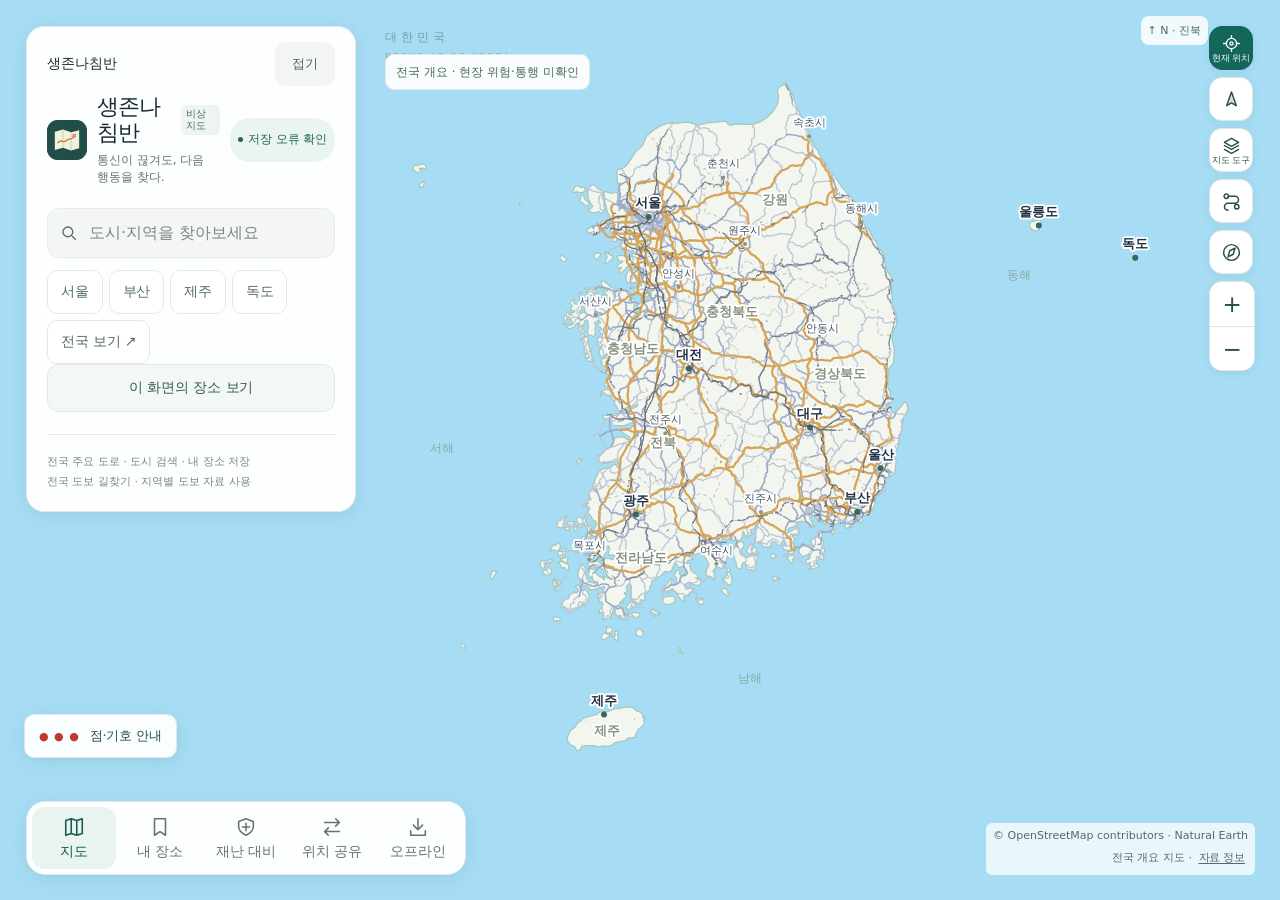
<file: index.html>
<!doctype html>
<html lang="ko">
<head>
  <meta charset="utf-8">
  <meta name="viewport" content="width=device-width, initial-scale=1, viewport-fit=cover">
  <meta name="theme-color" content="#214f47">
  <meta name="description" content="전쟁·재난 상황에서 위치를 파악하고, 다음 행동을 준비하는 오프라인 지도.">
  <title>생존나침반 · 전쟁·재난 대비 지도</title>
  <link rel="manifest" href="./manifest.webmanifest">
  <link rel="icon" href="./icon.svg" type="image/svg+xml">
  <link rel="apple-touch-icon" href="./icon-192.png">
  <link rel="stylesheet" href="./style.css">
</head>
<body>
<div class="app">
  <main class="map-shell" aria-label="대한민국 오프라인 지도">
    <canvas id="map" tabindex="0" aria-label="지도. 손가락으로 이동하고 두 손가락으로 확대하세요. 키보드 방향키로 이동, 더하기와 빼기로 확대·축소할 수 있습니다."></canvas>
    <div class="map-title" aria-hidden="true">대한민국 <span>REPUBLIC OF KOREA</span></div>
  </main>
  <button id="headerExpand" class="header-expand" aria-controls="mapHeader" aria-expanded="false" aria-label="지도 검색과 메뉴 열기"><svg viewBox="0 0 24 24" fill="none" stroke="currentColor" stroke-width="1.8" aria-hidden="true"><circle cx="10.5" cy="10.5" r="6.5"/><path d="m16 16 5 5"/></svg><strong>검색·메뉴</strong><small id="compactStatus">저장 확인</small></button>
  <header id="mapHeader" class="top-panel">
    <div class="header-handle"><span>생존나침반</span><button id="headerCollapse" aria-label="검색창 접기">접기</button></div>
    <div class="brand-row">
      <div class="brand"><img class="logo" src="./icon.svg" alt=""><div class="brand-copy"><h1>생존나침반<span>비상지도</span></h1><p>통신이 끊겨도, 다음 행동을 찾다.</p></div></div>
      <button id="statusPill" class="status" title="오프라인 저장 상태 보기">저장 확인 중</button>
    </div>
    <div class="search-box">
      <svg viewBox="0 0 24 24" fill="none" stroke="currentColor" stroke-width="1.8" aria-hidden="true"><circle cx="10.5" cy="10.5" r="6.5"/><path d="m16 16 5 5"/></svg>
      <input id="search" type="search" autocomplete="off" placeholder="도시·지역을 찾아보세요" aria-label="도시·지역 검색" aria-controls="searchResults" aria-expanded="false">
      <button id="clearSearch" class="icon-button hidden" aria-label="검색어 지우기">×</button>
    </div>
    <div id="searchResults" class="results hidden" role="listbox" aria-label="검색 결과"></div>
    <div class="quick-chips"><button data-city="서울">서울</button><button data-city="부산">부산</button><button data-city="제주">제주</button><button data-city="독도">독도</button><button id="homeChip">전국 보기 ↗</button></div><button id="placesOpen" class="secondary-button wide" aria-controls="mapPlaces" aria-expanded="false">이 화면의 장소 보기</button>
    <p class="desktop-caption">전국 주요 도로 · 도시 검색 · 내 장소 저장<br><span>전국 도보 길찾기 · 지역별 도보 자료 사용</span></p>
  </header>
  <div class="map-controls" aria-label="지도 조작">
    <button class="icon-button" id="locate" aria-label="현재 위치 찾기" title="현재 위치"><svg viewBox="0 0 24 24"><circle cx="12" cy="12" r="6.5"/><circle cx="12" cy="12" r="2"/><path d="M12 2v3m0 14v3M2 12h3m14 0h3"/></svg><span>현재 위치</span></button>
    <button class="icon-button" id="layers" aria-label="지도 도구" title="지도 도구" aria-controls="layerPanel" aria-expanded="false"><svg viewBox="0 0 24 24"><path d="m12 3 9 5-9 5-9-5 9-5Zm-9 9 9 5 9-5m-18 5 9 5 9-5"/></svg><span>지도 도구</span></button>
    <button class="icon-button" id="routeOpen" aria-label="도보 길찾기" title="도보 길찾기"><svg viewBox="0 0 24 24" aria-hidden="true"><circle cx="6" cy="6" r="2.5"/><circle cx="18" cy="18" r="2.5"/><path d="M8.5 6H16a4 4 0 0 1 0 8H8a4 4 0 0 0 0 8"/></svg></button>
    <button class="icon-button" id="compassOpen" aria-label="나침반" title="나침반"><svg viewBox="0 0 24 24"><circle cx="12" cy="12" r="9"/><path d="m16 7-2 7-6 3 2-7Z"/></svg></button>
    <div class="zoom-buttons"><button class="icon-button" id="zoomIn" aria-label="지도 확대">+</button><button class="icon-button" id="zoomOut" aria-label="지도 축소">−</button></div>

  </div>
  <div id="layerPanel" class="layer-panel hidden"><strong>지도 도구</strong><button id="fit" class="secondary-button wide">전국 보기</button><strong>지도 표시</strong><label><input type="checkbox" id="showRoads" checked>주요 도로</label><label><input type="checkbox" id="showWalkingRoads" checked>상세 보행로</label><small id="walkDetailHint" role="status">동네를 확대하면 보행로를 표시합니다.</small><label><input type="checkbox" id="showRegions" checked>시·도 경계</label><label><input type="checkbox" id="showLabels" checked>지명</label><label><input type="checkbox" id="showFacilities" checked>주요 시설</label><label><input type="checkbox" id="showRail" checked>철도·역·지하철 출구</label><small>시설: 병원·소방서·경찰·관공서·학교. 역·지하철 출입구는 OSM 위치이며 운영·출입 가능·대피시설 지정 여부를 확인하지 않았습니다. 점선 철도는 지하·터널 구간입니다. 상세 보행로는 도보 자료에 등록된 길을 표시합니다. 도보 경로에는 별도 도보 자료를 사용합니다.</small></div>
  <button id="legendOpen" class="legend-trigger" aria-haspopup="dialog"><span aria-hidden="true">● ● ●</span> 점·기호 안내</button>
  <nav id="mapPlaces" class="map-places" hidden aria-label="화면에 보이는 장소"><button id="placesClose" aria-label="장소 카드 접기">접기</button><div id="placeCards"></div></nav>
  <div class="map-bottom"><div class="scale"><div id="scaleLine"></div><span id="scaleText"></span></div><div class="attribution"><span class="attr-osm">© OpenStreetMap contributors</span><span class="attr-extra"> · Natural Earth<br>전국 개요 지도</span><span aria-hidden="true"> · </span><button id="sources">자료 정보</button></div></div>
  <section id="bottomPanel" class="bottom-panel hidden" aria-label="장소 정보">
    <div class="sheet-grip"></div><div class="panel-header"><div><span class="eyebrow" id="panelEyebrow">장소</span><h2 id="panelTitle"></h2><p id="panelSubtitle"></p></div><button class="icon-button" id="closePanel" aria-label="장소 정보 닫기">×</button></div><div id="panelBody"></div>
  </section>
  <nav class="bottom-nav" aria-label="주 메뉴"><button id="navMap" class="active"><svg viewBox="0 0 24 24" aria-hidden="true"><path d="m3 5 6-2 6 2 6-2v16l-6 2-6-2-6 2V5Zm6-2v16m6-14v16"/></svg>지도</button><button id="navSaved"><svg viewBox="0 0 24 24" aria-hidden="true"><path d="M6 3h12v18l-6-4-6 4V3Z"/></svg>내 장소 <b id="savedCount"></b></button><button id="navEmergency"><svg viewBox="0 0 24 24" aria-hidden="true"><path d="m12 3 8 3v6c0 5-8 9-8 9s-8-4-8-9V6l8-3Z"/><path d="M12 8v8m-4-4h8"/></svg>재난 대비</button><button id="navOffline"><svg viewBox="0 0 24 24" aria-hidden="true"><path d="M12 3v12m-5-5 5 5 5-5M4 16v5h16v-5"/></svg>오프라인</button></nav>
  <div id="toast" class="toast hidden" role="status" aria-live="polite"></div>
</div>
<dialog id="helpDialog" class="modal"><div class="modal-card"><div class="modal-header"><div><h2>오프라인 지도</h2></div><button id="closeHelp" class="icon-button" aria-label="오프라인 지도 닫기">×</button></div><div id="offlineState" class="offline-state" role="status"></div><progress id="offlineProgress" aria-label="지도 저장 진행률" hidden></progress><button id="cacheMap" class="primary-button wide">이 휴대폰에 지도 저장</button><button id="installApp" class="secondary-button wide hidden">홈 화면에 생존나침반 설치</button><details id="offlineHelp" class="offline-details"><summary>설치 및 오프라인 사용법</summary><div class="step"><b>01</b><div><h3>처음 한 번은 인터넷 연결</h3><p>아래에서 지도 저장을 누르고 ‘저장 완료’를 확인하세요. 전국 지도와 앱 화면을 함께 저장합니다.</p></div></div><div class="step"><b>02</b><div><h3>크롬에서 홈 화면에 추가</h3><p>안드로이드 크롬의 ⋮ 메뉴 → ‘홈 화면에 추가’ 또는 ‘앱 설치’를 선택하세요.</p></div></div><div class="step"><b>03</b><div><h3>비행기 모드로 확인</h3><p>저장 후 비행기 모드를 켜고 앱을 완전히 닫았다 다시 열어보세요. 지도 이동·검색·내 장소가 작동하는지 확인하면 준비 끝입니다.</p></div></div><div class="info-note"><strong>알아두세요</strong><p>전쟁·재난 상황에서 위치를 파악하고 대응을 준비하도록 돕는 지도입니다. 실제 대피에서는 정부 재난방송과 현장 통제를 우선 확인하세요. 도보 경로는 현장 통행을 보장하지 않습니다. 동네를 확대하면 도보 자료가 있는 골목과 보행로를 볼 수 있습니다. 건물·상세 주소·실시간 교통은 제공하지 않습니다. 시·도 경계는 과거 자료로 현재 경계와 차이가 날 수 있습니다.</p><p>위치는 권한을 허용하면 GPS로 확인합니다. 오프라인 GPS는 기기·환경에 따라 늦거나 실패할 수 있습니다. 검색과 저장한 장소는 이 기기에서 처리합니다.</p><p>브라우저 데이터를 삭제하거나 저장 공간이 부족하면 저장한 지도와 장소가 지워질 수 있습니다. 오래 보관하려면 지도 파일과 내 장소도 따로 저장하세요.</p></div></details><button id="downloadMap" class="secondary-button wide">지도 HTML 파일 따로 저장 ↓</button><div class="action-row"><button id="exportPins" class="link-button">내 장소 백업</button><label class="link-button" for="importPins">내 장소 불러오기</label><input type="file" id="importPins" accept="application/json,.json" hidden></div><details class="data-details"><summary>지도 자료와 이용 조건</summary><div id="dataInfo"></div></details></div></dialog>
<script src="./map-data.js"></script>
<script src="./app.js"></script>
<script src="./emergency.js"></script>
<script src="./sharing.js"></script>
<script src="./walk-index.js"></script>
<script src="./walk-core.js"></script>
<script src="./routing.js"></script>
<script src="./compass.js"></script>
</body></html>
</file>
<file: style.css>
@charset "UTF-8";
:root{font-family:"Noto Sans KR","Malgun Gothic",system-ui,-apple-system,sans-serif;color:#173f38;background:#dceae5;font-synthesis:none;--ink:#173f38;--green:#214f47;--muted:#6b7b73;--paper:#fcfaf5;--border:#dce1d7;--accent:#d66c3d;--shadow:0 10px 38px #183e3520;--radius:21px}
*{box-sizing:border-box}html,body{margin:0;width:100%;height:100%;overflow:hidden}body{overscroll-behavior:none}button,input{font:inherit}button{cursor:pointer;-webkit-tap-highlight-color:transparent}button,a,input{outline-offset:4px}button:focus-visible,a:focus-visible,input:focus-visible{outline:3px solid #d66c3d}button{border:0;color:inherit}button:disabled{cursor:default;opacity:.55}svg{display:block;width:21px;height:21px;flex-shrink:0}a{color:#255e51}h1,h2,p{margin:0}.hidden,[hidden]{display:none!important}.app,.map-shell{position:relative;width:100%;height:100%;height:100dvh;overflow:hidden}#map{display:block;width:100%;height:100%;touch-action:none;outline:none}
.top-panel{position:absolute;z-index:10;top:26px;left:26px;width:330px;padding:21px;background:#fcfaf5f7;border:1px solid #ffffffbd;box-shadow:var(--shadow);border-radius:var(--radius);backdrop-filter:blur(12px)}.brand-row{display:flex;align-items:center;justify-content:space-between;gap:10px;margin-bottom:22px}.brand{display:flex;align-items:center;gap:10px}.brand .logo{width:40px;height:40px;display:flex;align-items:center;justify-content:center;background:var(--green);border-radius:12px;flex-shrink:0}.logo svg{width:27px;height:27px}.brand-copy h1{font-size:21px;font-weight:800;letter-spacing:-1px;line-height:1.2}.brand-copy p{font-size:10px;letter-spacing:.8px;color:var(--muted);margin-top:5px}.status{display:inline-flex;align-items:center;gap:5px;white-space:nowrap;font-size:10px;font-weight:700;color:#3a7562;background:#e9f0e5;padding:7px 8px;border-radius:20px}.status:before{content:"";width:5px;height:5px;background:currentColor;border-radius:50%}.status.pending{color:#9a6928;background:#f5ead5}.search-box{display:flex;align-items:center;gap:9px;background:#f0f2eb;min-height:48px;padding:0 12px;border-radius:12px;border:1px solid #e1e6dc}.search-box>svg{width:18px;height:18px;color:#537364}.search-box input{border:0;outline:none!important;background:transparent;color:var(--ink);min-width:0;flex:1;height:46px;font-size:14px}.search-box input::placeholder{color:#7e8b80}.search-box button{width:44px;height:44px;padding:6px;background:transparent;color:#6e7c71}.search-box:focus-within{border-color:#5a8d75;box-shadow:0 0 0 3px #326f5210}.quick-chips{display:flex;gap:6px;flex-wrap:wrap;margin-top:12px}.quick-chips button{border:1px solid #dce3d8;border-radius:18px;min-height:44px;padding:5px 13px;background:transparent;font-size:12px;color:#5f7567}.quick-chips button:hover{background:#e7eee3;border-color:#a9bcaa}.desktop-caption{margin-top:22px;padding-top:17px;border-top:1px solid var(--border);font-size:11px;line-height:1.8;color:#7a877b}.desktop-caption strong{font-weight:600;color:#476455}.results{margin:10px -7px 0;max-height:45dvh;overflow:auto;overscroll-behavior:contain;padding:0 4px}.results button{display:flex;align-items:center;justify-content:space-between;gap:12px;width:100%;text-align:left;padding:12px 8px;min-height:48px;border-radius:9px;background:transparent;border-bottom:1px solid #e6e9df}.results button:hover{background:#eaf0e4}.results button small{display:block;font-size:11px;color:#7a887c;margin-top:5px}.results>p{padding:14px 10px;font-size:13px;color:#708171}.results .result-meta{font-size:11px;color:#7b897d}
.map-controls{position:absolute;right:25px;top:26px;z-index:6;display:flex;flex-direction:column;gap:10px}.icon-button{width:44px;height:44px;min-height:44px;min-width:44px;display:flex;align-items:center;justify-content:center;padding:0;border:1px solid #dce4d9;background:#fcfaf5f5;box-shadow:0 3px 12px #16392e12;border-radius:13px}.icon-button:hover{background:#e9efe4}.icon-button.active{background:#214f47;color:#fff;border-color:#214f47}.zoom-buttons{border:1px solid #dce4d9;border-radius:13px;overflow:hidden;box-shadow:0 3px 12px #16392e12}.zoom-buttons .icon-button{box-shadow:none;border:0;border-radius:0;font-size:23px;font-weight:400}.zoom-buttons .icon-button+button{border-top:1px solid #e1e6dc}.map-bottom{position:absolute;bottom:25px;left:385px;right:25px;display:flex;align-items:flex-end;justify-content:space-between;gap:20px;pointer-events:none;z-index:4}.scale{color:#3b6154;text-align:center;font-size:10px;font-weight:600;text-shadow:0 1px 0 #fff}.scale #scaleLine{width:80px;height:5px;border:1px solid #496b5c;border-top:0;margin-bottom:4px}.attribution{font-size:10px;color:#5c7669;text-align:right;background:#f9f9f0cc;padding:4px 7px;border-radius:4px;pointer-events:auto;line-height:1.6}.attribution a{color:inherit}.map-title{position:absolute;left:385px;top:29px;pointer-events:none;font-size:12px;letter-spacing:4px;font-weight:500;color:#466e5c88}.map-title small{display:block;font-size:9px;letter-spacing:2px;margin-top:6px;color:#577d6e77}.layer-panel{position:absolute;right:81px;top:26px;z-index:12;min-width:190px;background:var(--paper);border:1px solid var(--border);border-radius:15px;padding:16px;box-shadow:var(--shadow)}.layer-panel h3{font-size:13px;margin:0 0 9px}.layer-panel label{display:flex;align-items:center;gap:10px;min-height:44px;font-size:13px}.layer-panel input{width:17px;height:17px;accent-color:var(--green)}
.bottom-panel{position:absolute;z-index:9;left:26px;top:285px;bottom:auto;width:330px;max-height:calc(100dvh - 390px);padding:21px;background:#fcfaf5f7;border-radius:var(--radius);box-shadow:var(--shadow);border:1px solid #ffffffaa;overflow:auto;overscroll-behavior:contain;backdrop-filter:blur(12px)}.sheet-grip{display:none}.panel-header{position:relative;padding-right:35px;margin-bottom:17px}.eyebrow{font-size:10px;text-transform:uppercase;letter-spacing:1.7px;font-weight:700;color:#718576;margin-bottom:8px}.panel-header h2{font-size:22px;letter-spacing:-.8px;font-weight:750;line-height:1.35}.panel-header p{font-size:12px;line-height:1.8;color:#718273;margin-top:8px}.panel-header .icon-button{position:absolute;right:-8px;top:-8px;border:0;box-shadow:none;background:transparent;color:#7a8b7d;width:44px;min-width:44px}.place-coordinates{display:flex;gap:10px;font-size:11px;color:#829083;font-variant-numeric:tabular-nums;padding:12px 0;border-top:1px solid var(--border)}.action-row{display:flex;gap:8px;margin-top:12px}.primary-button,.secondary-button{display:flex;justify-content:center;align-items:center;gap:7px;min-height:45px;padding:11px 15px;border-radius:11px;font-size:12px;font-weight:650;line-height:1.4;flex:1;text-decoration:none}.primary-button{background:var(--green);color:#fff;box-shadow:0 3px 5px #214f4710}.primary-button:hover{background:#153d35}.secondary-button{background:#edf0e7;color:#476750;border:1px solid #dce4d5}.secondary-button:hover{background:#e1e9da}.primary-button svg,.secondary-button svg{width:17px;height:17px}.saved-item{display:flex;align-items:center;gap:10px;border-top:1px solid #e1e6db;padding:9px 0;min-height:56px}.saved-item>button:first-child{flex:1;text-align:left;background:transparent;padding:8px 0;min-height:44px;font-size:13px;font-weight:600}.saved-item small{display:block;font-weight:400;font-size:10px;color:#879184;margin-top:5px}.saved-item>button:last-child{background:transparent;min-height:44px;min-width:44px;color:#8c9b8b}.empty-state{font-size:13px;line-height:1.9;color:#7b8d7b;text-align:center;padding:20px 5px}.bottom-nav{position:absolute;z-index:11;bottom:25px;left:26px;width:330px;display:flex;gap:4px;padding:5px;border-radius:17px;background:#fcfaf5f7;box-shadow:var(--shadow);border:1px solid #ffffffbd}.bottom-nav button{flex:1;display:flex;align-items:center;justify-content:center;gap:7px;min-height:43px;padding:8px 6px;border-radius:12px;color:#758774;font-size:12px;background:transparent}.bottom-nav button svg{width:17px;height:17px}.bottom-nav button.active{color:var(--green);background:#e9eee3;font-weight:750}.bottom-nav button:hover{background:#edf0e7}
.modal{position:fixed;inset:0;z-index:30;border:0;margin:0;max-width:none;max-height:none;width:100%;height:100%;padding:24px;background:#173c3470;backdrop-filter:blur(6px);color:var(--ink)}.modal[open]{display:flex;align-items:center;justify-content:center}.modal::backdrop{background:transparent}.modal-card{position:relative;width:min(100%,480px);max-height:calc(100dvh - 48px);padding:29px;background:var(--paper);border-radius:25px;overflow:auto;box-shadow:0 20px 100px #06281d30}.modal-header{display:flex;align-items:flex-start;justify-content:space-between;gap:15px;margin-bottom:23px}.modal-header h2{font-size:25px;letter-spacing:-1px}.modal-header p{font-size:12px;color:#7e8c7e;margin-top:8px;line-height:1.8}.modal-header .icon-button{border:0;box-shadow:none;background:#edf0e7;border-radius:50%;width:44px;height:44px;min-width:44px;min-height:44px}.step{position:relative;min-height:51px;padding:0 0 20px 35px;font-size:13px;line-height:1.8}.step:before{position:absolute;left:0;top:1px;content:attr(data-step);display:flex;align-items:center;justify-content:center;width:23px;height:23px;background:#e7ede0;color:#3c6750;font-size:11px;font-weight:750;border-radius:50%}.step strong{font-weight:650}.step p{font-size:12px;color:#7b8a7b;margin-top:3px}.info-note{border-radius:12px;background:#edf1e8;padding:13px 15px;font-size:12px;line-height:1.9;color:#59755d;margin:14px 0}.data-details{font-size:11px;line-height:1.9;color:#899486;border-top:1px solid var(--border);margin-top:20px;padding-top:16px}.data-details summary{cursor:pointer;color:#62785f;min-height:30px}.data-details p{margin:7px 0}.link-button{background:transparent;border:0;text-decoration:underline;text-underline-offset:3px;padding:9px 0;font-size:12px;color:#567450}.toast{position:fixed;z-index:50;bottom:calc(95px + env(safe-area-inset-bottom));left:50%;transform:translateX(-50%);width:max-content;max-width:calc(100vw - 36px);background:#173f38f5;color:#fff;border:1px solid #ffffff22;border-radius:12px;padding:13px 20px;box-shadow:var(--shadow);font-size:13px;line-height:1.7;text-align:center;pointer-events:none}.offline-detail{font-size:11px;line-height:1.8;color:#80917f}.panel-summary{font-size:12px;line-height:1.9;color:#7c8b7c}.inline-badge{display:inline-block;font-size:10px;padding:4px 8px;border-radius:8px;background:#edf0e5;color:#5e7a5d;margin:5px 0}
@media(min-width:721px) and (min-height:551px) and (max-height:730px){.top-panel{padding:17px}.brand-row{margin-bottom:14px}.desktop-caption{display:none}.bottom-panel{top:252px;max-height:calc(100dvh - 350px)}}
@media(max-width:720px),(max-height:550px) and (orientation:landscape){.top-panel{top:max(12px,env(safe-area-inset-top));left:12px;right:12px;width:auto;padding:15px 15px 12px;border-radius:20px;background:#fcfaf5f5}.brand-row{margin-bottom:13px}.brand .logo{width:33px;height:33px;border-radius:10px}.logo svg{width:23px;height:23px}.brand-copy h1{font-size:19px;letter-spacing:-.8px}.brand-copy p{font-size:9px;margin-top:3px}.status{font-size:9px;padding:6px 8px}.search-box{min-height:44px;border-radius:11px}.search-box input{font-size:14px;height:44px}.quick-chips{margin-top:9px;gap:7px;flex-wrap:nowrap;overflow:auto;scrollbar-width:none}.quick-chips::-webkit-scrollbar{display:none}.quick-chips button{white-space:nowrap;min-height:44px;padding:5px 12px;font-size:11px}.desktop-caption{display:none}.results{max-height:calc(65dvh - 140px)}.map-controls{right:14px;top:209px;gap:8px}.icon-button{width:42px;min-width:42px;height:44px;border-radius:12px}.zoom-buttons{border-radius:12px}.map-title{top:211px;left:21px;font-size:9px;letter-spacing:3px;color:#466e5c99}.map-title small{font-size:8px;margin-top:4px}.map-bottom{left:17px;right:17px;bottom:calc(87px + env(safe-area-inset-bottom));gap:15px}.attribution{max-width:240px;font-size:8px;padding:3px 5px;line-height:1.5}.scale{font-size:9px}.scale #scaleLine{width:65px}.bottom-nav{left:12px;right:12px;bottom:calc(12px + env(safe-area-inset-bottom));width:auto;border-radius:18px;padding:5px}.bottom-nav button{min-height:46px;font-size:11px;gap:7px}.bottom-nav button svg{width:18px;height:18px}.bottom-panel{top:auto;left:12px;right:12px;width:auto;bottom:calc(81px + env(safe-area-inset-bottom));max-height:min(45dvh,360px);padding:18px 20px 20px;border-radius:23px;background:#fcfaf5fc;overflow:auto}.sheet-grip{display:block;height:4px;width:31px;border-radius:4px;background:#d7dfd1;margin:-7px auto 12px}.panel-header{margin-bottom:12px}.panel-header h2{font-size:21px}.panel-header p{font-size:11px;margin-top:5px}.eyebrow{font-size:9px;margin-bottom:6px}.place-coordinates{font-size:10px;padding:9px 0}.action-row{margin-top:9px}.primary-button,.secondary-button{font-size:12px;min-height:44px}.layer-panel{top:209px;right:65px;min-width:175px;padding:13px}.layer-panel label{font-size:12px}.modal{padding:14px}.modal-card{padding:24px 22px;border-radius:23px;max-height:calc(100dvh - 28px)}.modal-header h2{font-size:23px}.modal-header{margin-bottom:21px}.toast{font-size:12px;bottom:calc(91px + env(safe-area-inset-bottom));padding:11px 16px}.map-shell:has(.bottom-panel:not(.hidden)) .map-bottom{visibility:hidden}}
@media(max-width:360px){.top-panel{padding:12px}.brand-copy h1{font-size:18px}.status{padding:5px 6px}.brand-row{gap:5px}.quick-chips{gap:4px}.quick-chips button{padding:5px 9px}.bottom-nav button{gap:5px}}
/* Integration details shared by the app's generated panels. */
.brand-copy h1{display:flex;align-items:center;gap:7px}.brand-copy h1>span{font-size:10px;letter-spacing:0;color:#a16e43;font-weight:650;background:#f2e9da;border-radius:5px;padding:3px 5px}.status{min-height:44px}.map-title>span{display:block;font-size:9px;letter-spacing:2px;margin-top:6px;color:#577d6e77}.map-controls svg{fill:none;stroke:currentColor;stroke-width:1.8;stroke-linecap:round;stroke-linejoin:round}.result>span:nth-child(2){flex:1}.result-icon{display:flex;align-items:center;justify-content:center;width:28px;height:32px;color:#7b987e;font-size:20px}.no-results{padding:16px 10px;font-size:13px;line-height:1.8;color:#657e69}.no-results small{font-size:11px;color:#889484}.saved-item{width:100%;text-align:left;background:transparent}.saved-item:hover{background:#edf1e6}.saved-item>span:nth-child(2){flex:1}.saved-symbol{color:#d18150;font-size:14px;margin:0 5px}.saved-item>span:last-child{color:#799278}.empty-state>span{display:block;font-size:32px;color:#a2b39a;margin-bottom:9px}.empty-state h3{font-size:14px;margin:0 0 8px;color:#58725b;font-weight:650}.empty-state p{font-size:12px}.offline-state{padding:13px 15px;border-radius:12px;background:#e8efe2;color:#456f51;font-size:12px;line-height:1.9;margin-bottom:22px}.wide{width:100%;margin-bottom:10px;flex:none}.step{display:flex;gap:12px;padding:0 0 22px;align-items:flex-start}.step:before{display:none}.step>b{display:flex;align-items:center;justify-content:center;flex:0 0 26px;min-height:26px;margin-top:1px;border-radius:50%;background:#e7ede0;color:#3c6750;font-size:10px;font-weight:750}.step h3{font-size:13px;font-weight:650;margin:0}.step>div{flex:1;min-width:0}.layer-panel>strong{font-size:13px;display:block;margin-bottom:5px}.layer-panel>small{font-size:10px;line-height:1.7;color:#8a9688}.attribution button{background:transparent;color:inherit;font:inherit;text-decoration:underline;text-underline-offset:2px;padding:0 3px;min-height:44px;min-width:44px;margin:-9px 0}.bottom-nav b{font-size:9px;min-width:15px;line-height:15px;border-radius:50%;background:#dde7d5;color:#4f7151}.bottom-nav b:empty{display:none}.link-button[for]{display:flex;align-items:center;justify-content:center;min-height:44px;cursor:pointer}.icon-button.locating{animation:gpsPulse 1.1s infinite alternate}@keyframes gpsPulse{to{background:#d9e8d6;color:#2b7250}}
@media(min-width:721px) and (min-height:731px){.bottom-panel{top:338px;max-height:calc(100dvh - 443px)}}
@media(max-width:720px),(max-height:550px) and (orientation:landscape){.map-title>span{font-size:8px;margin-top:4px}.app:has(>.bottom-panel:not(.hidden))>.map-bottom{visibility:hidden}.brand-row{margin-bottom:10px}}
@media(prefers-reduced-motion:no-preference){button{transition:background .15s,color .15s,box-shadow .15s}.bottom-panel{animation:rise .2s ease-out}@keyframes rise{from{opacity:0;transform:translateY(8px)}to{opacity:1;transform:none}}}



.pin-name{display:flex;align-items:center;gap:12px;font-size:11px;color:#718576;margin:2px 0 12px}.pin-name input{flex:1;min-width:0;min-height:44px;border:1px solid #dce1d7;border-radius:10px;padding:8px 10px;background:#f4f5ed;color:#214f47;font-size:12px}

/* Emergency preparedness tools: deliberately quiet, with no alarm effects. */
.bottom-nav{width:420px}.pin-name{display:flex;align-items:center;gap:10px;font-size:11px;color:#718576;margin:8px 0}.pin-name input,.pin-name select,.pin-name textarea{flex:1;min-width:0;width:100%;min-height:44px;border:1px solid #dce1d7;border-radius:9px;padding:8px;background:#f4f5ed;color:#214f47;font:inherit}.pin-name textarea{min-height:65px;resize:vertical}.north-marker{position:absolute;right:25px;top:294px;color:#44695c;font-size:10px;background:#fcfaf5d9;padding:7px;border-radius:8px;pointer-events:none;z-index:5}.emergency-modal .modal-card{width:min(100%,560px)}.emergency-warning{padding:12px;border-radius:12px;background:#f6e8da;color:#744b32;font-size:12px;line-height:1.8}.emergency-status{font-size:10px;line-height:1.7;padding:12px 0;color:#667d6b}.emergency-tabs{display:flex;gap:7px;position:sticky;top:-24px;background:#fcfaf5;z-index:3;padding:10px 0 12px}.emergency-tabs button{flex:1;min-height:44px;background:#edf1e8;border-radius:10px;font-size:12px}.emergency-tabs button.active,.hazard-chips button.active{background:#214f47;color:white}.hazard-chips{display:flex;gap:6px;flex-wrap:wrap;margin:10px 0}.hazard-chips button{border:1px solid #dce1d7;border-radius:18px;background:transparent;min-height:44px;padding:7px 13px;font-size:12px}.guide-card{border:1px solid #dce1d7;border-radius:14px;padding:16px;margin:10px 0}.guide-card h3{margin:0 0 10px;font-size:16px;line-height:1.6}.guide-card p{font-size:13px;line-height:1.9;margin-bottom:13px}.guide-card a,.source-date{font-size:10px;line-height:1.8}.position-status{background:#edf1e8;padding:13px;border-radius:10px;font-size:12px;line-height:1.8;margin:8px 0 13px}.reference-choice,.stacked-label{display:flex;flex-direction:column;gap:7px;font-size:12px;margin:15px 0;color:#456450}.reference-choice select,.stacked-label textarea,.location-card{border:1px solid #d0dacb;background:#fffef8;color:#214f47;border-radius:10px;padding:12px;width:100%;min-height:46px;font:inherit}.stacked-label textarea{min-height:100px;line-height:1.8;resize:vertical}#referenceInfo{font-size:12px;line-height:1.8;padding:10px;background:#f0f2eb;border-radius:10px}.location-card{height:210px;font-size:12px;line-height:1.8;resize:vertical}.small-note{font-size:11px;line-height:1.9;color:#6a7b6b;margin:11px 0}.emergency-modal h3{font-size:16px;margin-top:21px}.emergency-call{text-align:center;text-decoration:none;display:flex;align-items:center;justify-content:center}.distance-item{display:flex;flex-direction:column;gap:6px;padding:13px 0;border-bottom:1px solid #e1e6db;font-size:13px}.distance-item small{color:#7b887b;font-size:10px}.settings-row{display:flex;gap:20px;flex-wrap:wrap;margin:20px 0}.settings-row label,.checklist-row{display:flex;align-items:center;gap:11px;min-height:46px;font-size:13px;line-height:1.6}.settings-row input,.checklist-row input{width:19px;height:19px;accent-color:#214f47;flex-shrink:0}.checklist-row{border-bottom:1px solid #e6e9df;padding:8px 0}.file-label{cursor:pointer;display:flex;align-items:center;justify-content:center}.low-power *{animation:none!important;transition:none!important;backdrop-filter:none!important}.large-text .emergency-modal p,.large-text .emergency-modal label,.large-text .emergency-modal button,.large-text .emergency-modal textarea,.large-text .guide-card p{font-size:16px;line-height:1.9}.large-text .emergency-modal .small-note{font-size:14px}.large-text .bottom-nav button{font-size:13px}.large-text .panel-header p,.large-text .pin-name{font-size:13px}
@media(max-width:720px),(max-height:550px) and (orientation:landscape){.bottom-nav{width:auto}.bottom-nav button{font-size:10px;gap:4px}.north-marker{right:13px;top:482px}.emergency-modal .modal-card{padding:22px 19px}.emergency-tabs{top:-22px}.emergency-modal .action-row{flex-wrap:wrap}.emergency-modal .action-row>*{flex:1;min-width:120px}}

.map-caution{position:absolute;left:385px;top:54px;max-width:460px;font-size:10px;line-height:1.7;padding:7px 10px;background:#fcfaf5e8;border:1px solid #d5dfd2;border-radius:9px;z-index:5;pointer-events:none}.gps-banner{position:absolute;left:385px;top:107px;max-width:460px;font-size:11px;line-height:1.7;padding:8px 11px;background:#f4e8d5;border-radius:10px;z-index:5;pointer-events:none}.paper-card{border:2px dashed #829481;padding:16px;background:white;color:#1e3d31;margin:16px 0}.paper-card p{white-space:pre-wrap;font-size:13px;line-height:1.8;margin:12px 0}.low-power .emergency-modal .modal-card{background:#121c18;color:#e6eee5}.low-power .emergency-modal .small-note,.low-power .emergency-modal .source-date{color:#bdccbd}.low-power .emergency-modal .emergency-tabs{background:#121c18}.low-power .emergency-modal .guide-card{border-color:#4f6553}.low-power .emergency-modal .guide-card a{color:#b5d5bd}.low-power .emergency-modal .position-status,.low-power .emergency-modal #referenceInfo{background:#213a2b;color:#edf3e9}.low-power .emergency-modal .info-note{background:#213a2b;color:#c9d9c9}
@media(max-width:720px),(max-height:550px) and (orientation:landscape){.map-title{display:none}.map-caution{left:14px;top:205px;width:calc(100% - 86px);font-size:9px;max-width:380px}.gps-banner{left:14px;top:270px;width:calc(100% - 86px);font-size:10px}}
.gps-banner.warn{background:#f6dcd2;color:#7a2e1f;font-weight:600}
.distance-item .distance-caveat{color:#8a5a3c}
/* One-time location cards: received reports stay separate from GPS and personal pins. */
.sharing-modal .modal-card{width:min(100%,560px)}.sharing-caution{font-size:12px;line-height:1.8;background:#f2e9dc;color:#71543c;padding:12px;border-radius:12px;margin:10px 0}.sharing-modal .stacked-label input,.sharing-modal .stacked-label select{font:inherit;background:#fffef8;border:1px solid #d0dacb;border-radius:10px;padding:12px;width:100%;min-height:46px;color:#214f47}.sharing-card{border:1px solid #d7d9e3;background:#f5f3f8;border-radius:13px;padding:14px;margin:14px 0;font-size:12px;line-height:1.9;overflow-wrap:anywhere}.sharing-card h3{font-size:14px;margin:0 0 8px}.sharing-card p{margin:8px 0}.sharing-stale{border-style:dashed;background:#f0f0ea;color:#666e65}.sharing-note{white-space:pre-wrap}.sharing-toggle{display:flex;align-items:center;gap:10px;min-height:44px;font-size:13px}.sharing-toggle input{width:20px;height:20px}.sharing-modal .action-row{flex-wrap:wrap}.sharing-modal .emergency-tabs{top:-24px}.large-text .sharing-modal p,.large-text .sharing-modal label,.large-text .sharing-modal button{font-size:15px}.bottom-nav{width:480px}.bottom-nav button{white-space:nowrap}@media(max-width:720px),(max-height:550px) and (orientation:landscape){.bottom-nav{width:auto}.bottom-nav button{font-size:10px;gap:4px;padding:5px 3px}.large-text .bottom-nav button{font-size:11px}.sharing-modal .modal-card{padding:22px 18px}.sharing-modal .emergency-tabs{top:-22px}}
.routing-modal .modal-card{width:min(100%,560px)}.routing-caution{font-size:12px;line-height:1.8;padding:12px;background:#edf2ed;border-radius:12px}.route-endpoints{border:1px solid #dae3da;border-radius:12px;padding:8px 12px;font-size:12px}.routing-modal .action-row{flex-wrap:wrap}.routing-modal summary{padding:16px 0;font-size:14px;cursor:pointer}.route-zone{display:flex;align-items:center;justify-content:space-between;font-size:12px;gap:8px}#routeCandidate{padding:12px;margin:12px 0;border:1px solid #7b9f90;border-radius:12px;font-size:12px;line-height:1.8}#routeStatus{font-size:13px;line-height:1.8;min-height:44px}#routeOpen{font-size:28px}.routing-modal button:disabled{opacity:.45;cursor:default}.map-controls{gap:6px}
.legend-trigger{position:absolute;left:24px;bottom:142px;z-index:7;min-height:44px;padding:10px 14px;border:1px solid #dbe3d8;border-radius:14px;background:#fcfaf5f5;color:#214f47;font-size:12px;box-shadow:0 3px 12px #214f4712}.legend-trigger>span{color:#c0392b;font-size:9px;margin-right:6px;letter-spacing:1px}.legend-modal .modal-card{width:min(100%,560px)}.legend-intro{font-size:13px;line-height:1.8}.legend-modal h3{font-size:14px;margin:24px 0 12px}.legend-list{margin:0}.legend-list>div{display:grid;grid-template-columns:155px 1fr;gap:10px;align-items:center;padding:12px 0;border-bottom:1px solid #e3e8de}.legend-list dt{display:flex;align-items:center;gap:10px;font-size:12px;font-weight:650}.legend-list dd{margin:0;font-size:12px;line-height:1.7;color:#617768}.legend-dot{display:inline-flex;align-items:center;justify-content:center;background:var(--mark-color);color:white;width:20px;height:20px;flex:0 0 20px;border:1.5px solid white;box-shadow:0 0 0 1px #d7dfd6;border-radius:50%;font-size:10px}.legend-square{border-radius:3px}.legend-pin{width:18px;height:25px;flex:0 0 20px}.legend-gps{width:20px;height:20px;border:6px solid #3984bd33;border-radius:50%;background:#3984bd;flex:0 0 20px}.legend-goal{display:inline-grid;place-items:center;clip-path:polygon(50% 0,100% 50%,50% 100%,0 50%);background:#a16d22;color:white;font-size:9px;width:22px;height:22px;flex:0 0 22px}.legend-place{width:5px;height:5px;margin:7px;background:#849684;border-radius:50%;flex:0 0 5px}.legend-line{display:block;flex:0 0 24px;width:24px;height:0;border-top:3px solid #cfaa63}.legend-rail{border-top:4px dashed #687077}.legend-walk{border-top:1px solid #b0bab0}.legend-route{border-top:4px solid #286b9c}.legend-boundary{border-top:2px dashed #587d91}.legend-cross{font-size:24px;width:24px;text-align:center;color:#3b4047}.legend-zone{width:24px;height:24px;border-radius:50%;background:#b45b3833;border:2px solid #a34e32;flex:0 0 24px}.legend-note{background:#edf1e8;padding:12px;border-radius:10px;font-size:12px;line-height:1.8}.guide-first{background:#edf2e9;border-radius:12px;padding:14px!important;font-weight:600}.guide-jump{display:flex;gap:6px;flex-wrap:wrap;margin:16px 0}.guide-jump button{min-height:44px;padding:8px 10px;border-radius:9px;background:#edf1e8;color:#456450;font-size:11px;text-align:left}.guide-section{scroll-margin-top:76px;border-top:1px solid #e0e6db;padding-top:5px;margin-top:20px}.guide-section h4,.guide-avoid h4{display:flex;align-items:center;gap:9px;font-size:14px;line-height:1.6;margin:15px 0 10px}.guide-section h4 span{display:grid;place-items:center;width:24px;height:24px;flex:0 0 24px;border-radius:50%;background:#214f47;color:#fff;font-size:11px}.guide-section ul,.guide-avoid ul{padding-left:20px;margin:0}.guide-section li,.guide-avoid li{font-size:13px;line-height:1.9;margin:10px 0;padding-left:3px}.guide-avoid{background:#f4e9dc;padding:4px 14px 12px;border-radius:12px;margin-top:22px}.guide-sources{border-top:1px solid #dce3d7;margin-top:22px;padding-top:16px;font-size:11px;line-height:1.8}.guide-sources a{display:block;min-height:44px;padding:10px 0}.guide-sources p{font-size:11px}.large-text .guide-section li,.large-text .guide-avoid li,.large-text .legend-list dd,.large-text .legend-list dt{font-size:16px}.large-text .guide-section h4{font-size:18px}@media(max-width:720px),(max-height:550px) and (orientation:landscape){.legend-trigger{left:17px;bottom:150px;font-size:11px;padding:8px 11px}.legend-list>div{grid-template-columns:130px 1fr;gap:6px}.guide-card{padding:15px}.guide-jump button{font-size:11px}.app:has(>.bottom-panel:not(.hidden))>.legend-trigger{display:none}}
.compass-modal .modal-card{width:min(100%,480px)}.compass-hint{font-size:13px;line-height:1.8}.compass-dial{position:relative;width:232px;height:232px;margin:45px auto 20px;border:2px solid #c9d7ca;border-radius:50%;background:repeating-conic-gradient(from -1deg,#a4b7a3 0deg 1deg,transparent 1deg 30deg);box-shadow:inset 0 0 0 12px #f8f8f0,inset 0 0 0 13px #dbe5d8}.compass-phone{position:absolute;top:-27px;left:50%;transform:translateX(-50%);font-size:11px;white-space:nowrap;color:#456450}.compass-rose{position:absolute;inset:16px;background:#fcfaf5;border-radius:50%}.compass-rose b{position:absolute;font-size:12px;font-weight:650}.compass-n{top:4px;left:50%;transform:translateX(-50%);color:#b04736}.compass-e{right:3px;top:50%;transform:translateY(-50%)}.compass-s{bottom:4px;left:50%;transform:translateX(-50%)}.compass-w{left:3px;top:50%;transform:translateY(-50%)}.compass-needle{position:absolute;width:32px;height:146px;left:calc(50% - 16px);top:calc(50% - 73px);clip-path:polygon(50% 0,85% 50%,50% 100%,15% 50%);background:linear-gradient(#b34b3b 50%,#708b7c 50%)}.compass-center{position:absolute;left:calc(50% - 6px);top:calc(50% - 6px);width:12px;height:12px;border:3px solid #fcfaf5;background:#214f47;border-radius:50%}.compass-value{font-size:30px;font-weight:700;letter-spacing:-1px;text-align:center;min-height:44px}.compass-reference{font-size:11px;text-align:center;color:#6a7c6b;line-height:1.8}.compass-notes{padding-left:20px;font-size:12px;line-height:1.9}.compass-notes li{margin:10px 0}.compass-modal summary{font-size:13px;min-height:44px;padding:12px 0}.north-marker{right:70px;top:209px}.compass-modal .action-row button{flex:1}.large-text .compass-hint,.large-text .compass-notes{font-size:16px}
.header-expand{position:absolute;top:24px;left:24px;z-index:12;display:flex;align-items:center;gap:12px;min-height:48px;padding:10px 16px;border:1px solid #d8e2d7;border-radius:16px;background:#fcfaf5f5;color:#214f47;box-shadow:0 4px 18px #234d4112}.header-expand>span{font-size:25px;line-height:1}.header-expand strong{font-size:14px}.header-expand small{font-size:10px;color:#698270}.header-handle{display:flex;align-items:center;justify-content:space-between;margin:-5px 0 8px;color:#607965;font-size:11px}.header-handle button{min-width:60px;min-height:44px;padding:7px 10px;border-radius:10px;background:#edf2e8;font-size:12px}.top-panel{z-index:12}.map-caution{max-width:360px}.gps-banner:not(.warn){background:#fcfaf5e6;color:#4c6a58}.north-marker{right:72px;top:16px}.header-expand.hidden{display:none}@media(max-width:720px),(max-height:550px) and (orientation:landscape){.header-expand{top:14px;left:14px;width:calc(100% - 82px);padding:9px 13px;gap:10px}.header-expand small{margin-left:auto;font-size:9px}.top-panel{padding:12px 16px 14px;right:14px;left:14px;border-radius:20px}.top-panel .brand-row{display:none}.top-panel .search-box{margin-bottom:8px}.top-panel .quick-chips{gap:5px}.top-panel .quick-chips button{padding:5px 9px}.header-handle{margin:0 0 3px;min-height:34px}.header-handle button{min-height:36px}.map-controls{top:var(--map-top,76px);right:14px;gap:6px}.layer-panel{top:var(--map-top,76px);right:65px;max-height:calc(100dvh - var(--map-top,76px) - 90px);overflow:auto;max-width:calc(100vw - 85px)}.map-caution{top:var(--map-top,76px);left:14px;width:calc(100% - 86px);font-size:10px;padding:7px 9px;line-height:1.6;max-width:380px}.gps-banner{top:calc(var(--map-top,76px) + 49px);left:14px;width:calc(100% - 86px);max-width:380px;font-size:10px;padding:7px 9px;line-height:1.7}.legend-trigger{bottom:132px;padding:7px 10px;min-height:40px}.north-marker{top:24px;right:14px;padding:5px 4px;font-size:9px;max-width:54px;line-height:1.5}.bottom-nav{padding:4px}.bottom-nav button{min-height:44px}.results{max-height:calc(65dvh - 100px)}}
@media(max-height:550px) and (orientation:landscape){.map-controls{display:grid;grid-template-columns:repeat(3,44px);gap:6px}.map-controls .zoom-buttons{display:contents}.map-controls .icon-button{border-radius:11px}.map-caution,.gps-banner{max-width:calc(100vw - 190px)}}

.update-banner{position:absolute;left:50%;transform:translateX(-50%);bottom:calc(92px + env(safe-area-inset-bottom));z-index:20;width:min(440px,calc(100% - 32px));display:grid;grid-template-columns:1fr auto;gap:6px 10px;align-items:center;padding:10px 12px 10px 16px;background:#fcfaf5fa;border:1px solid #cfdccf;border-radius:14px;box-shadow:0 6px 22px #183e3526;color:#214f47}.update-banner.hidden{display:none}.update-banner.update-failed{border-color:#e0b9a8;background:#fbf1ec;color:#7a2e1f}.update-text{display:flex;flex-direction:column;gap:3px;min-width:0}.update-text strong{font-size:13px}.update-text span{font-size:11px;line-height:1.6;color:inherit;opacity:.85}.update-banner progress{grid-column:1/-1;grid-row:2;width:100%;height:6px;accent-color:#214f47}.update-actions{grid-column:2;grid-row:1;display:flex;align-items:center;gap:6px}.update-actions .primary-button{min-height:40px;padding:8px 12px;font-size:12px;flex:none}.update-actions .icon-button{width:40px;height:40px;min-width:40px;min-height:40px;border:0;box-shadow:none;background:transparent}

/* Shared screen treatment for web, standalone HTML, and the native offline bundle. */
:root{font-family:system-ui,-apple-system,"Noto Sans KR","Malgun Gothic",sans-serif;--ink:#172d2b;--green:#14665c;--muted:#627573;--paper:#fff;--border:#e2e8e7;--accent:#14665c;--shadow:0 4px 20px #163a3014,0 1px 3px #163a3009;--radius:18px;color:var(--ink)}
button,a,input{outline-offset:3px}button:focus-visible,a:focus-visible,input:focus-visible{outline:3px solid #2d9685}button{letter-spacing:-.2px}
.top-panel,.bottom-panel,.bottom-nav,.header-expand,.layer-panel{background:#fffffff7;border:1px solid #e2e8e7;box-shadow:var(--shadow);backdrop-filter:blur(12px)}
.top-panel{padding:20px;border-radius:18px}.brand-copy h1{font-size:22px;letter-spacing:-.9px}.brand-copy h1>span{background:#edf4f2;color:#486a64;border-radius:5px}.brand-copy p{font-size:12px;letter-spacing:0}.brand .logo{border-radius:11px}.status{background:#eaf5f0;color:#216655;font-size:12px}
.header-expand{border-radius:14px;min-height:52px;padding:10px 15px;gap:11px;color:var(--ink)}.header-expand svg{width:22px;height:22px;color:var(--green)}.header-expand strong{font-size:14px;font-weight:650}.header-expand small{font-size:12px;color:#3d6b60;padding-left:11px;border-left:1px solid #dfe7e4}.header-handle{font-size:14px;color:var(--ink);font-weight:700}.header-handle button{background:#f2f5f4;font-size:13px;color:#4e6560}
.search-box{background:#f3f6f5;border:1px solid #e6ecea;border-radius:12px;min-height:48px}.search-box input{font-size:16px;height:48px}.search-box input::placeholder{color:#798b85}.search-box:focus-within{border-color:#458f80;box-shadow:0 0 0 3px #14665c12}.quick-chips button{font-size:14px;border-color:#e3e9e6;color:#526c65;background:#fff;min-height:44px;border-radius:10px}.quick-chips button:hover{background:#edf5f2}
.icon-button,.zoom-buttons{border-color:#e2e8e7;background:#fff;border-radius:13px;box-shadow:0 2px 10px #163a3010;color:#284f46}.icon-button:hover{background:#edf5f2}.icon-button.active{background:var(--green);border-color:var(--green)}.zoom-buttons .icon-button{border-radius:0}.map-controls .icon-button{width:44px;height:44px;min-width:44px}.map-controls{gap:7px}.map-controls svg,.bottom-nav svg{fill:none;stroke:currentColor;stroke-width:1.7;stroke-linecap:round;stroke-linejoin:round}.map-controls #locate{background:var(--green);color:#fff;border-color:var(--green)}
.bottom-nav{width:440px;padding:5px;gap:2px;border-radius:19px}.bottom-nav button{position:relative;flex-direction:column;gap:5px;min-height:62px;padding:7px 2px;border-radius:13px;font-size:14px;font-weight:500;white-space:nowrap;color:#647571}.bottom-nav button svg{width:22px;height:22px}.bottom-nav button.active{background:#e9f3ef;color:#135e52;font-weight:750}.bottom-nav button:hover{background:#f0f5f3}.bottom-nav b{position:absolute;top:4px;right:6px;min-width:16px;background:#14665c;color:#fff;font-size:10px;padding:1px 3px}
.map-caution{border:1px solid #e2e8e7;background:#fffffff0;color:#4b6860;border-radius:9px;font-size:12px;letter-spacing:0;box-shadow:none}.north-marker{background:#ffffffd9;color:#4e6c63;font-size:11px;border-radius:8px;letter-spacing:0}.gps-banner{border-radius:10px;font-size:12px;border:1px solid #dbe7e2;box-shadow:none}.gps-banner.warn{background:#fff4e2;border-color:#eedbb5;color:#725220}.legend-trigger{background:#fffffff5;border:1px solid #e2e8e7;border-radius:10px;font-size:13px;box-shadow:var(--shadow)}.legend-trigger>span{letter-spacing:1px;font-size:11px}.attribution{background:#ffffffbf;color:#536b60;border-radius:6px;font-size:11px}
.modal{background:#102b2559;backdrop-filter:blur(4px)}.modal-card{background:#fff;border-radius:22px;box-shadow:0 20px 70px #0b302633;padding:28px}.modal-header{margin-bottom:20px}.modal-header h2{font-size:26px;letter-spacing:-1px}.modal-header .icon-button{background:#f1f5f3;border-radius:12px}.modal-header p,.panel-header p{font-size:14px;color:#61766c}.eyebrow{font-size:12px;letter-spacing:.5px;color:#658174}
.primary-button,.secondary-button{min-height:48px;border-radius:12px;font-size:14px;font-weight:650}.primary-button{background:var(--green);box-shadow:none}.primary-button:hover{background:#0f5148}.secondary-button{background:#f3f7f5;border-color:#e1e9e5;color:#335d50}.link-button{font-size:14px;color:#2f6856}.info-note,.offline-state{background:#f0f6f3;color:#45675a;font-size:14px;border-radius:12px;line-height:1.8}.small-note,.offline-detail,.panel-summary{font-size:13px;line-height:1.8;color:#62796d}.info-note h3{margin:0 0 8px;font-size:16px;color:#274f40}.info-note label{display:flex;align-items:center;gap:10px;min-height:48px;font-size:14px}.info-note input[type=checkbox]{width:18px;height:18px;accent-color:var(--green);flex-shrink:0}.step h3{font-size:15px}.step p{font-size:14px;color:#63776b}.step>b{background:#edf4ef;color:#3b6951}.data-details{font-size:13px;color:#61766a}.data-details summary{min-height:44px}
.emergency-tabs{background:#fff}.emergency-tabs button,.sharing-tabs button{font-size:14px;border-radius:10px;background:#f1f5f3}.emergency-tabs button.active,.sharing-tabs button.active,.hazard-chips button.active{background:var(--green);color:#fff}.emergency-warning,.emergency-status{font-size:13px;line-height:1.8}.emergency-warning{background:#fff5e6;color:#735326}.hazard-chips button{font-size:14px;border-color:#e1e8e3;border-radius:10px}.guide-card,.sharing-card{background:#fff;border-color:#e0e8e2;border-radius:14px}.guide-section li,.guide-avoid li{font-size:16px;line-height:1.85}.guide-first,.compass-hint,.compass-notes{font-size:15px;line-height:1.85}.guide-jump button{font-size:13px}.guide-section h4{font-size:17px}.guide-avoid{background:#fff5e6}.pin-name{font-size:14px}.pin-name input,.pin-name select,.pin-name textarea{font-size:15px;background:#f6f8f6;border-color:#dce6df}.legend-list dt,.legend-list dd{font-size:14px;line-height:1.8}.toast{background:#193e33f5;font-size:14px;border-radius:12px}.update-banner{background:#fff;border-color:#dbe7e1;border-radius:14px}.update-text strong{font-size:14px}.update-text span{font-size:13px}.update-actions .primary-button{font-size:13px}
@media(max-width:720px),(max-height:550px) and (orientation:landscape){
 .header-expand{top:max(14px,env(safe-area-inset-top));left:14px;width:calc(100% - 82px);min-height:52px;padding:10px 12px;gap:9px}.header-expand small{font-size:11px;padding-left:9px}.header-expand strong{font-size:14px}.top-panel{padding:12px 15px 15px;border-radius:17px}.top-panel .quick-chips{gap:6px}.top-panel .quick-chips button{padding:5px 10px;font-size:14px}.brand-row{margin-bottom:12px}.results button{font-size:15px}.results button small{font-size:13px}.results .result-meta{font-size:12px}.header-handle{margin-bottom:8px}
 .bottom-nav{left:12px;right:12px;width:auto;bottom:calc(12px + env(safe-area-inset-bottom));padding:4px;border-radius:18px}.bottom-nav button{font-size:14px;min-height:62px;gap:4px;letter-spacing:-.6px}.bottom-nav button svg{width:21px;height:21px}.map-bottom{bottom:calc(99px + env(safe-area-inset-bottom));left:16px;right:16px}.attribution{font-size:10px;max-width:255px}.legend-trigger{bottom:calc(153px + env(safe-area-inset-bottom));left:16px;font-size:13px;min-height:44px;padding:8px 11px}.bottom-panel{bottom:calc(94px + env(safe-area-inset-bottom));border-radius:18px}.map-caution{font-size:12px;line-height:1.6;padding:8px 10px}.gps-banner{font-size:12px;line-height:1.7;top:calc(var(--map-top,76px) + 62px)}.north-marker{font-size:10px;top:25px}.modal{padding:10px}.modal-card{padding:23px 20px;max-height:calc(100dvh - 20px);border-radius:20px}.modal-header h2{font-size:25px}.emergency-tabs{top:-23px}.update-banner{bottom:calc(101px + env(safe-area-inset-bottom))}.toast{bottom:calc(101px + env(safe-area-inset-bottom))}
}
@media(max-height:550px) and (orientation:landscape){.bottom-nav button{flex-direction:row;min-height:44px;font-size:13px;gap:6px}.bottom-nav{padding:4px}.legend-trigger{bottom:108px}.map-bottom{bottom:78px}.map-controls{gap:6px}.map-caution,.gps-banner{max-width:calc(100vw - 190px)}}
@media(prefers-reduced-transparency:reduce){.top-panel,.bottom-nav,.header-expand,.bottom-panel,.map-caution,.legend-trigger{background:#fff;backdrop-filter:none}}
.north-marker{white-space:nowrap;max-width:none}
@media(max-width:720px) and (max-height:700px),(max-height:550px) and (orientation:landscape){
 .map-bottom{right:72px;gap:8px}
 .update-banner{left:14px;right:72px;width:auto;transform:none}
 .app:has(#mapHeader:not(.hidden)) .update-banner{right:122px}
 .app:has(#mapHeader:not(.hidden)) .map-bottom{right:122px}
 .update-actions{grid-column:1/-1;grid-row:3;justify-content:flex-end}
 .app:has(#mapHeader:not(.hidden)) .map-controls{display:grid;grid-template-columns:repeat(2,44px);gap:6px}
 .app:has(#mapHeader:not(.hidden)) .map-controls .zoom-buttons{display:contents}
 .app:has(#mapHeader:not(.hidden)) .map-controls .icon-button{border-radius:12px}
 .app:has(#mapHeader:not(.hidden)) .map-caution,.app:has(#mapHeader:not(.hidden)) .gps-banner{width:calc(100% - 132px)}
 .app:has(#searchResults:not(.hidden)) .map-controls{visibility:hidden}
}
@media(max-width:359px){.bottom-nav button{font-size:13px;letter-spacing:-.4px}}
@media(max-height:550px) and (orientation:landscape){
 .app:has(#mapHeader:not(.hidden)) .map-controls{grid-template-columns:repeat(3,44px)}
 .app:has(#mapHeader:not(.hidden)) .map-caution,.app:has(#mapHeader:not(.hidden)) .gps-banner{width:calc(100% - 190px)}
 .app:has(#mapHeader:not(.hidden)) .update-banner,.app:has(#mapHeader:not(.hidden)) .map-bottom{right:172px}
}
/* Compact refresh (Claude, 1.5.x): more visible map and simpler chrome on phones, including landscape phones.
   Left column bottom-up: north marker, scale, legend. Right: map controls. Attribution is one line above the menu. */
@media(max-width:720px),(max-height:550px) and (orientation:landscape){
 :root{--edge:12px;--chrome-bottom:calc(80px + env(safe-area-inset-bottom))}
 .header-expand{top:max(var(--edge),env(safe-area-inset-top));left:var(--edge);width:calc(100% - 2*var(--edge) - 52px);min-height:48px;padding:8px 12px;border-radius:14px;box-shadow:0 2px 12px #163a3014}
 .header-expand small{font-size:11.5px;color:#2b5a4f}
 .map-controls{right:var(--edge);gap:6px}
 .app:has(#mapHeader.hidden) .map-controls{top:max(var(--edge),env(safe-area-inset-top))}
 .map-controls .icon-button{box-shadow:0 1px 6px #163a3012;border-radius:12px}
 .map-controls .zoom-buttons .icon-button{border-radius:0;box-shadow:none}
 .app:has(#mapHeader:not(.hidden)) .map-bottom{right:var(--edge)}
 .map-caution{left:var(--edge);width:auto;max-width:calc(100% - 2*var(--edge) - 52px);padding:5px 11px;font-size:11.5px;line-height:1.5;border-radius:12px;white-space:normal;word-break:keep-all;overflow:visible;background:#ffffffeb;color:#35524b}
 .gps-banner{top:calc(var(--map-top,76px) + 52px)}
 .north-marker{top:auto;right:auto;left:calc(var(--edge) + 92px);bottom:calc(var(--chrome-bottom) + 27px);padding:3px 8px;font-size:10.5px;line-height:1.5;border-radius:999px;background:#ffffffe6;color:#35524b}
 .map-bottom{left:var(--edge);right:var(--edge);bottom:var(--chrome-bottom);flex-direction:column;align-items:stretch;gap:6px}
 .map-bottom .scale{align-self:flex-start;margin-bottom:24px;color:#2f5348}
 .attribution{position:absolute;right:0;bottom:0;max-width:100%;font-size:10.5px;line-height:1.5;padding:3px 9px;border-radius:999px;white-space:nowrap;overflow:hidden;text-overflow:ellipsis;background:#ffffffe0;color:#3d5b53}
 .attribution .attr-extra{display:none}
 .attribution #sources{font-size:10.5px;padding:15px 3px;margin:-15px -3px;min-height:0;color:#1f5a4c}
 .legend-trigger{left:var(--edge);bottom:calc(var(--chrome-bottom) + 58px);height:44px;min-height:44px;min-width:44px;padding:0 13px;border-radius:22px;font-size:0;display:flex;align-items:center;gap:7px;box-shadow:0 1px 6px #163a3012}
 .legend-trigger>span{font-size:8px;margin:0;letter-spacing:1px}
 .legend-trigger::after{content:"범례";font-size:13px;font-weight:600;color:#1f4a40;letter-spacing:0}
 .bottom-nav{left:var(--edge);right:var(--edge);bottom:calc(8px + env(safe-area-inset-bottom));padding:4px;gap:2px;border-radius:18px;box-shadow:0 2px 16px #163a3014}
 .bottom-nav button{min-height:52px;gap:3px;padding:5px 2px;font-size:12.5px;letter-spacing:-.3px;border-radius:13px}
 .bottom-nav button svg{width:20px;height:20px}
 .update-banner,.toast{bottom:var(--chrome-bottom)}
 .bottom-panel{bottom:var(--chrome-bottom)}
}
@media(max-width:359px){.bottom-nav button{font-size:12px;letter-spacing:-.5px}.map-caution{font-size:11px}}
@media(max-height:550px) and (orientation:landscape){
 :root{--edge:8px;--chrome-bottom:calc(62px + env(safe-area-inset-bottom))}
 .header-expand{width:min(300px,calc(100% - 200px))}
 .app:has(#mapHeader) .map-controls{top:max(var(--edge),env(safe-area-inset-top))}
 .app:has(#mapHeader) .map-caution{top:62px;max-width:min(300px,calc(100% - 200px))}
 .app:has(#mapHeader) .gps-banner{top:114px;max-width:min(300px,calc(100% - 200px))}
 .top-panel{top:var(--edge);left:var(--edge);right:auto;width:min(380px,calc(100% - 200px));max-height:calc(100dvh - 76px);overflow:auto}
 .bottom-nav{left:50%;right:auto;transform:translateX(-50%);width:min(600px,calc(100% - 2*var(--edge)));bottom:calc(6px + env(safe-area-inset-bottom))}
 .bottom-nav button{min-height:44px;flex-direction:row;gap:6px;font-size:13px}
 .legend-trigger{bottom:calc(var(--chrome-bottom) + 54px)}
 .map-bottom{right:calc(var(--edge) + 150px)}
 .app:has(#mapHeader:not(.hidden)) .map-caution{display:none}
}
/* Walking guidance card (display only). Replaces the scope note and GPS strip while a route is shown. */
.route-guide{position:absolute;z-index:8;left:385px;top:54px;width:min(420px,calc(100% - 470px));padding:10px 10px 8px 14px;background:#fff;border:1px solid #d8e4df;border-left:4px solid #286b9c;border-radius:14px;box-shadow:0 4px 18px #163a3018;color:#173c34}
.route-guide[hidden]{display:none}
.route-guide-top{display:flex;align-items:flex-start;gap:6px}
.route-guide-main{flex:1;min-width:0;display:flex;flex-direction:column;gap:3px;padding-top:4px}
.route-guide-main strong{font-size:16px;line-height:1.35;word-break:keep-all}
.route-guide-main span{font-size:12.5px;line-height:1.5;color:#46625a;word-break:keep-all}
.route-guide-actions{display:flex;gap:4px;flex-shrink:0}
.route-guide-actions .icon-button{width:44px;height:44px;min-width:44px;box-shadow:none;border:1px solid #e1e9e6;font-size:20px}
.route-guide-actions svg{width:20px;height:20px;fill:none;stroke:currentColor;stroke-width:1.8;stroke-linecap:round;stroke-linejoin:round}
.route-guide-off{border-left-color:#c0582f}.route-guide-off .route-guide-main strong{color:#8a3a1c}
.route-guide-steps{margin:8px 0 2px;padding:6px 0 0 20px;border-top:1px solid #e6ede9;max-height:34vh;overflow:auto;font-size:13px;line-height:1.7;color:#35524b}
.route-guide-steps li{padding:2px 0}.route-guide-steps li span{color:#5d746d}.route-guide-steps li.done{color:#8a9893}.route-guide-steps li.current{font-weight:700;color:#14514a}
.route-guide-note{margin:4px 0 0;font-size:11px;line-height:1.5;color:#55706a}
.app:has(#routeGuide:not([hidden])) .map-caution,.app:has(#routeGuide:not([hidden])) .gps-banner{display:none}
@media(max-width:720px),(max-height:550px) and (orientation:landscape){
 .route-guide{left:var(--edge);top:var(--map-top,76px);width:calc(100% - 2*var(--edge) - 52px)}
 .app:has(#mapHeader:not(.hidden)) .route-guide{width:calc(100% - 132px)}
 .route-guide-main strong{font-size:15px}
 .route-guide{max-height:calc(100dvh - var(--map-top,76px) - 92px - env(safe-area-inset-bottom));overflow:auto}
 .route-guide-steps{max-height:none}
}
@media(max-width:359px){.route-guide-actions{gap:2px}.route-guide{padding-left:10px}.route-guide-main strong{font-size:14px}}
@media(max-height:550px) and (orientation:landscape){
 .app:has(#mapHeader) .route-guide{top:62px;width:min(380px,calc(100% - 200px))}
 .app:has(#mapHeader) .route-guide{max-height:calc(100dvh - 62px - 70px - env(safe-area-inset-bottom))}
}
@media(max-width:420px){.route-guide-top{flex-direction:column;gap:4px}.route-guide-actions{align-self:flex-end}}
/* Direction toggle: the arrow turns with the phone; amber while waiting for a usable reading. */
.heading-toggle svg{transition:transform .15s linear}.heading-toggle svg path{fill:currentColor;fill-opacity:.18}
.heading-toggle.active svg path{fill-opacity:1}.heading-toggle.heading-waiting{color:#9a5b12;border-color:#e8cf9f;background:#fff8ec}
.route-guide-facing{font-size:13px;font-weight:650;color:#1f5a7a}
@media(prefers-reduced-motion:reduce){.heading-toggle svg{transition:none}}
.route-place-outside{flex-wrap:wrap;align-items:center}
.route-place-note{flex:1 1 100%;margin:0;font-size:13px;line-height:1.45;color:#5b6563;word-break:keep-all}
.walk-data{margin:14px 0;padding:12px 14px;border:1px solid #dae3da;border-radius:14px}
.walk-data h3{margin:0 0 6px;font-size:15px}
.walk-data-list{display:grid;grid-template-columns:repeat(auto-fill,minmax(150px,1fr));gap:6px;margin-top:8px}
.walk-data-row{display:flex;align-items:center;justify-content:space-between;gap:6px;min-height:44px;padding:0 4px 0 10px;border:1px solid #e3e9e3;border-radius:10px;font-size:14px}
.walk-data-row small{color:#6b7572}
.walk-data-row .secondary-button,.walk-data-row .link-button{min-height:44px;padding:0 12px;font-size:13px}
.walk-data-saved{font-size:12px;color:#1f6b4f;font-weight:650;margin-left:auto}

/* Keep the Android update card clear of the right-side controls and active map tasks. */
body:has(dialog[open]) .update-banner[data-native],
.app:has(.route-guide:not([hidden]), #bottomPanel:not(.hidden), #search:focus) .update-banner[data-native]{display:none}
.update-banner[data-native] .update-actions{flex-wrap:wrap}
.update-banner[data-native] .update-actions button{min-height:44px;white-space:nowrap}
@media(max-width:720px),(max-height:550px) and (orientation:landscape){
 .update-banner[data-native]{left:var(--edge);right:72px;transform:none;width:auto}
 .update-banner[data-native] .update-text,.update-banner[data-native] .update-actions{grid-column:1/-1}
 .update-banner[data-native] .update-actions{grid-row:2;justify-content:flex-end}
 .app:has(#mapHeader:not(.hidden)) .update-banner[data-native]{right:122px}
}
@media(max-height:550px) and (orientation:landscape){
 .app:has(#mapHeader:not(.hidden)) .update-banner[data-native]{right:172px}
}

#locate,#layers{flex-direction:column;gap:1px;line-height:1}
#locate span,#layers span{font-size:9px;font-weight:700;white-space:nowrap}
#locate svg,#layers svg{height:19px;width:19px}
.layer-panel{max-height:65dvh;overflow:auto}
.layer-panel #fit{margin:6px 0 12px}
.offline-details{border-top:1px solid #dae5df;margin:14px 0;padding:4px 0}
.offline-details summary{cursor:pointer;padding:13px 2px;font-weight:650}
#nativeContentUpdate{background:#fff;border:1px solid #d8e5df;border-radius:16px;padding:16px}
#nativeContentUpdate h3{margin:0 0 8px}
#contentUpdateInfo{white-space:pre-line;line-height:1.6;margin:0 0 10px}
#nativeContentUpdate .offline-details{margin:10px 0 0}
#offlineProgress,#nativeUpdateProgress{width:100%;height:8px;accent-color:#17695c;margin-bottom:12px}
.update-banner[data-native] #updateClose{width:auto;flex:0 0 auto;order:0;padding:0 12px;background:transparent;border:0}
.update-banner[data-native] #updateReload{order:1;min-width:90px;flex:1}
#routePlaceActions{margin:0 0 12px}

.map-places{position:absolute;z-index:5;left:385px;right:88px;bottom:max(110px,var(--banner-clearance,0px));display:flex;gap:8px;overflow-x:auto;scroll-snap-type:x proximity;scrollbar-width:none;padding:4px 0;pointer-events:auto}
.map-places::-webkit-scrollbar{display:none}
.map-places button{display:grid;grid-template-columns:38px minmax(0,1fr);grid-template-rows:auto auto;align-content:center;column-gap:10px;flex:0 0 188px;text-align:left;padding:10px;background:#fff;border:1px solid #d9e3e5;border-radius:14px;box-shadow:0 2px 6px #23475615;scroll-snap-align:start;color:#243a40}
.map-places .card-mark{grid-row:1/3;align-self:center;display:grid;place-items:center;width:38px;height:38px;background:#eef5f3;border-radius:11px;color:#167267;font-size:19px;font-weight:700}
.map-places strong,.map-places small{overflow:hidden;text-overflow:ellipsis;white-space:nowrap}
.map-places strong{font-size:14px}.map-places small{font-size:11px;color:#536864}
.app:has(#bottomPanel:not(.hidden),#routeGuide:not([hidden]),#layerPanel:not(.hidden),#searchResults:not(.hidden)) .map-places,.map-places:empty{display:none}
@media(max-width:720px),(max-height:550px) and (orientation:landscape){
 .map-places{bottom:max(calc(var(--chrome-bottom) + 108px),var(--banner-clearance,0px));left:var(--edge);right:70px}
 .map-places button{flex-basis:min(180px,100%);min-width:0}
 .app:has(#mapHeader:not(.hidden)) .map-places{display:none}
}
@media(max-height:420px){.map-places{bottom:max(calc(var(--chrome-bottom) + 38px),var(--banner-clearance,0px));left:175px}}

.map-places[hidden]{display:none}
#placesClose{display:block;flex:0 0 auto;align-self:center;min-height:44px;padding:0 12px}
#placeCards{display:flex;gap:8px;min-width:0;overflow-x:auto;scrollbar-width:none}
#placeCards:empty::after{content:'이 화면에 표시할 장소가 없습니다';align-self:center;padding:8px;background:white;border-radius:8px}
</file>
